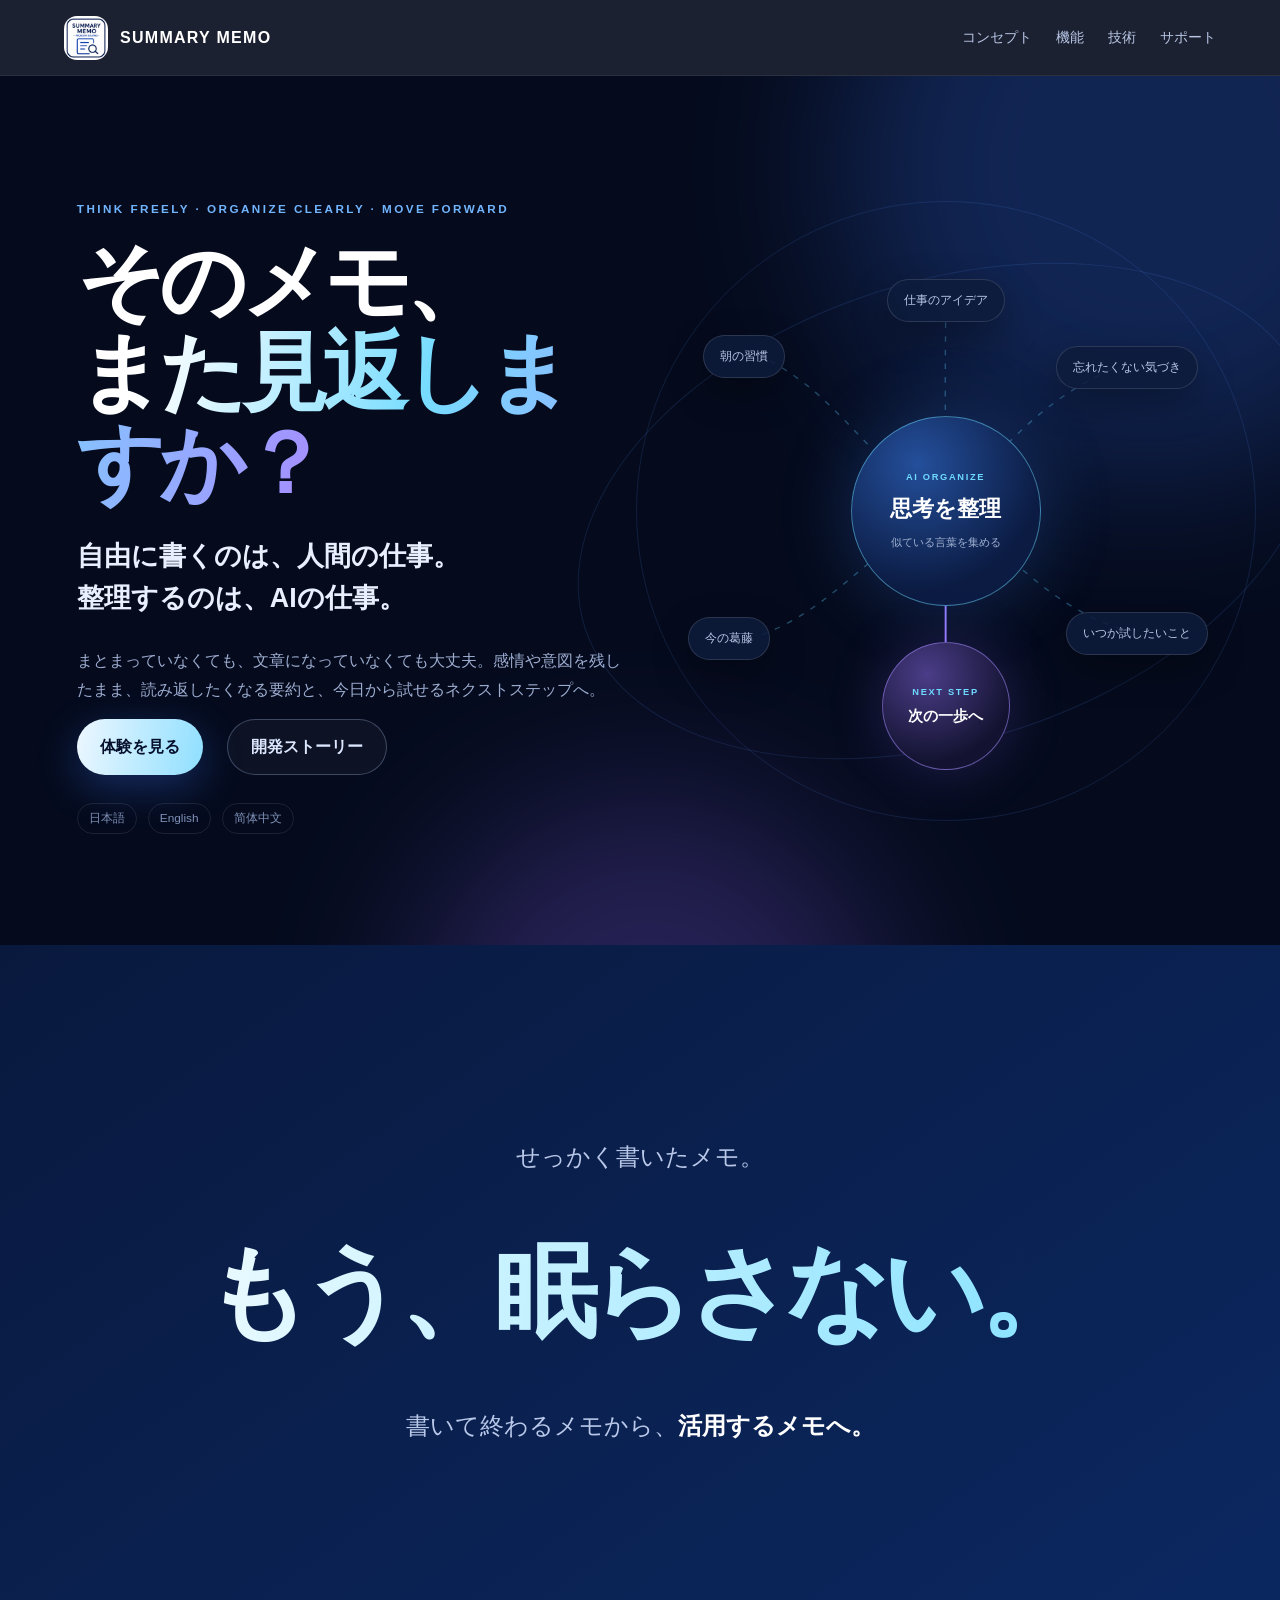
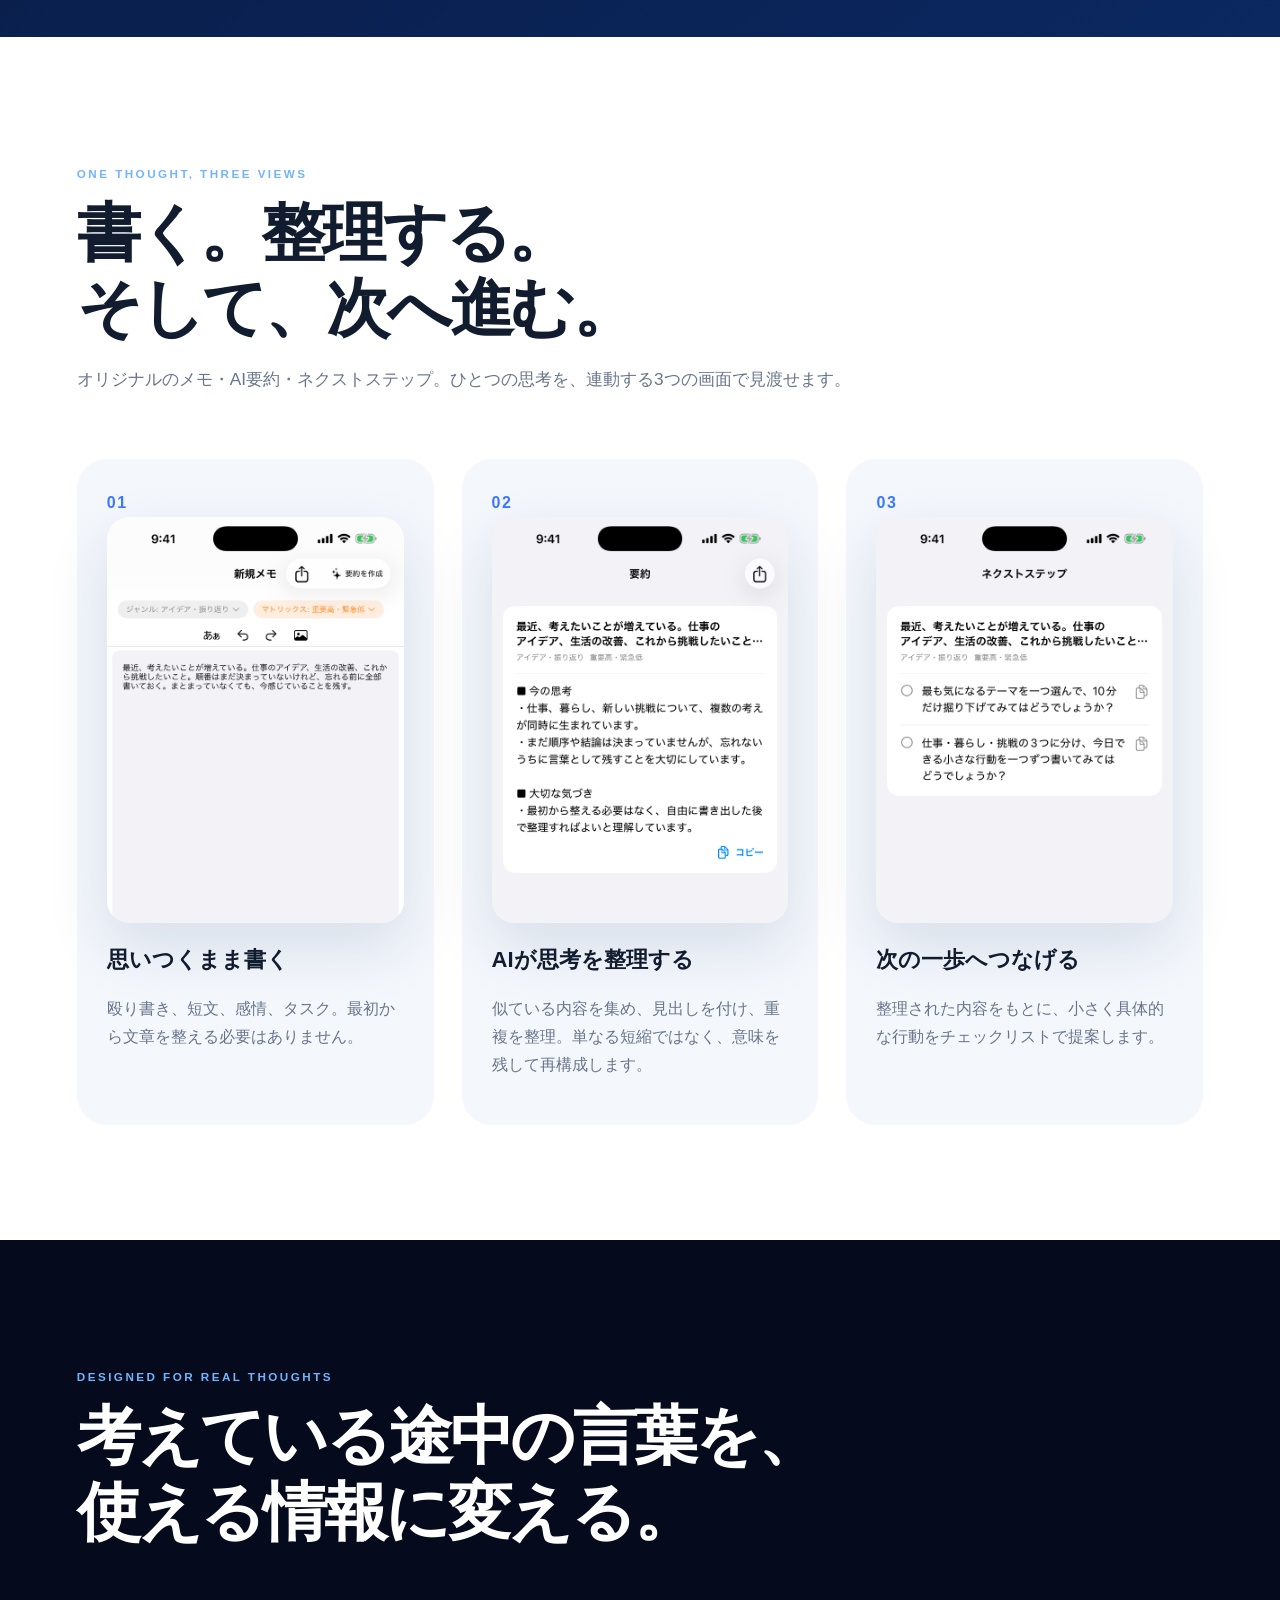
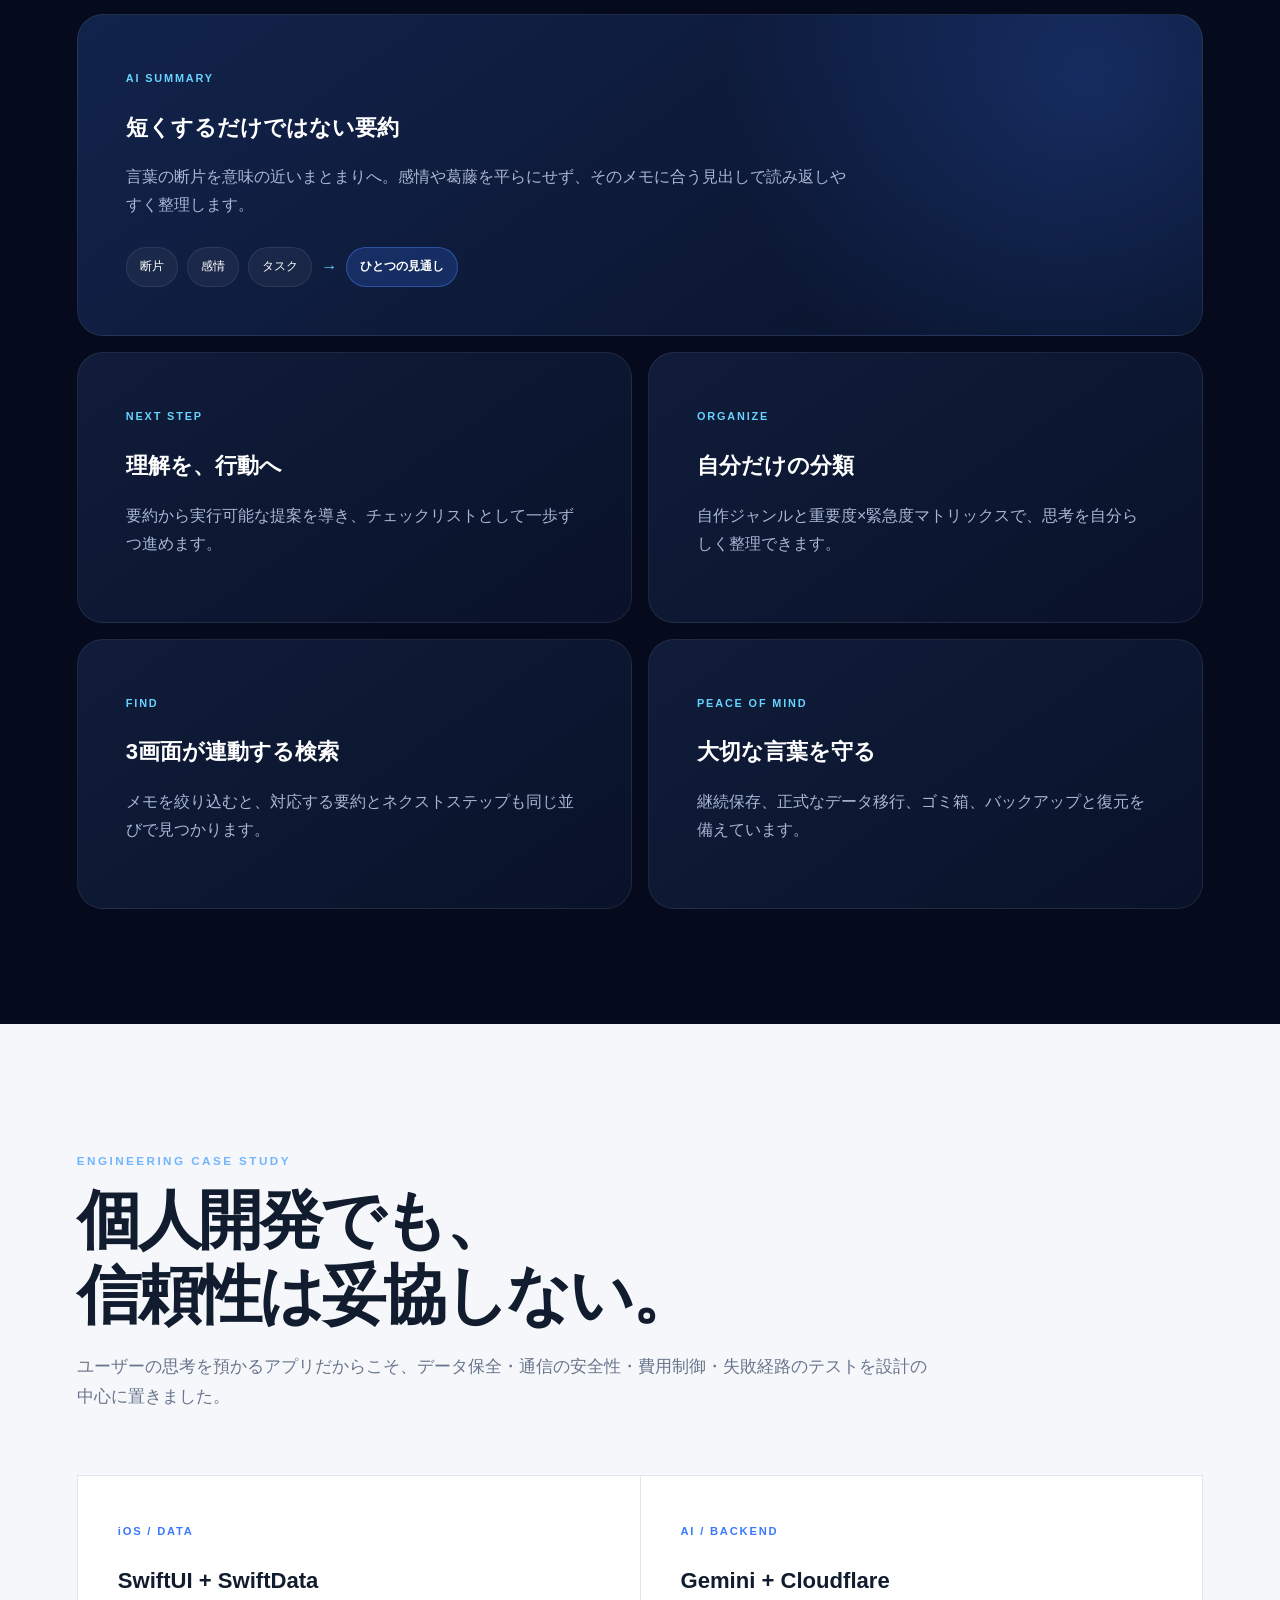
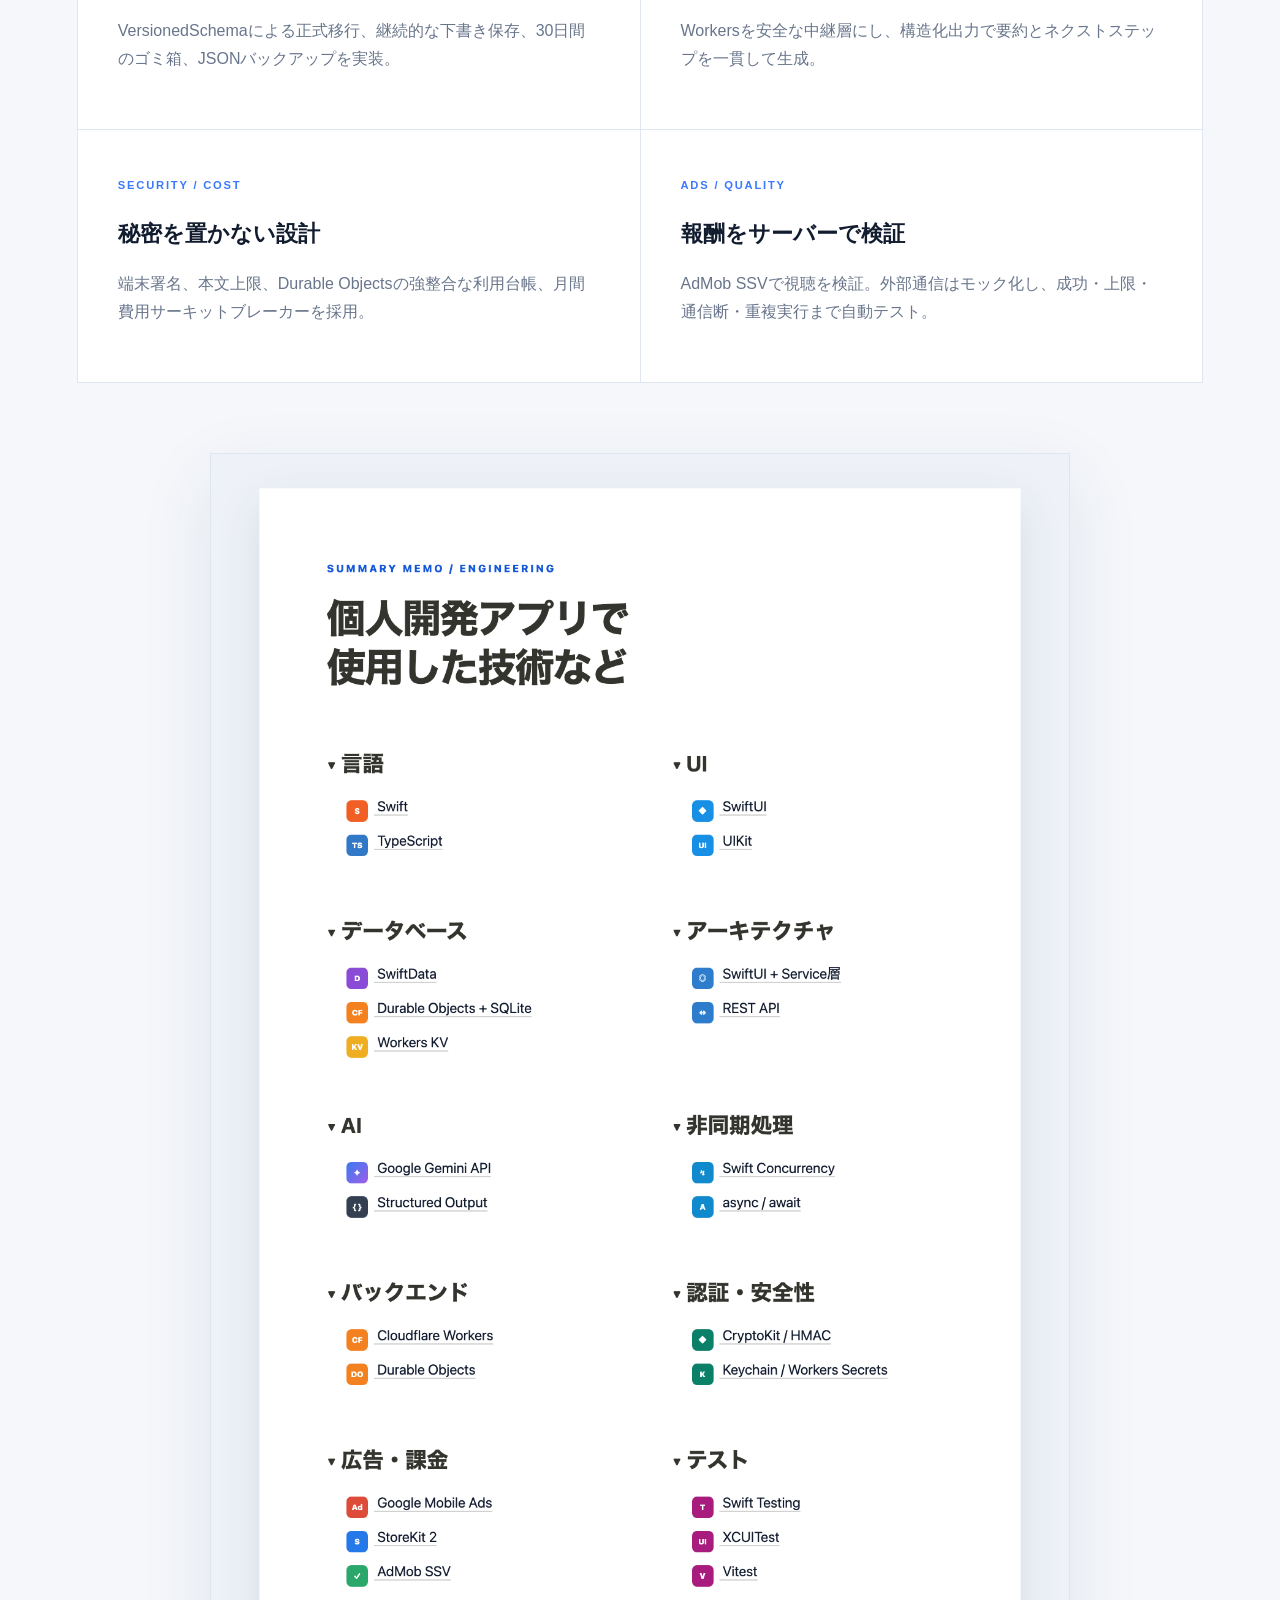
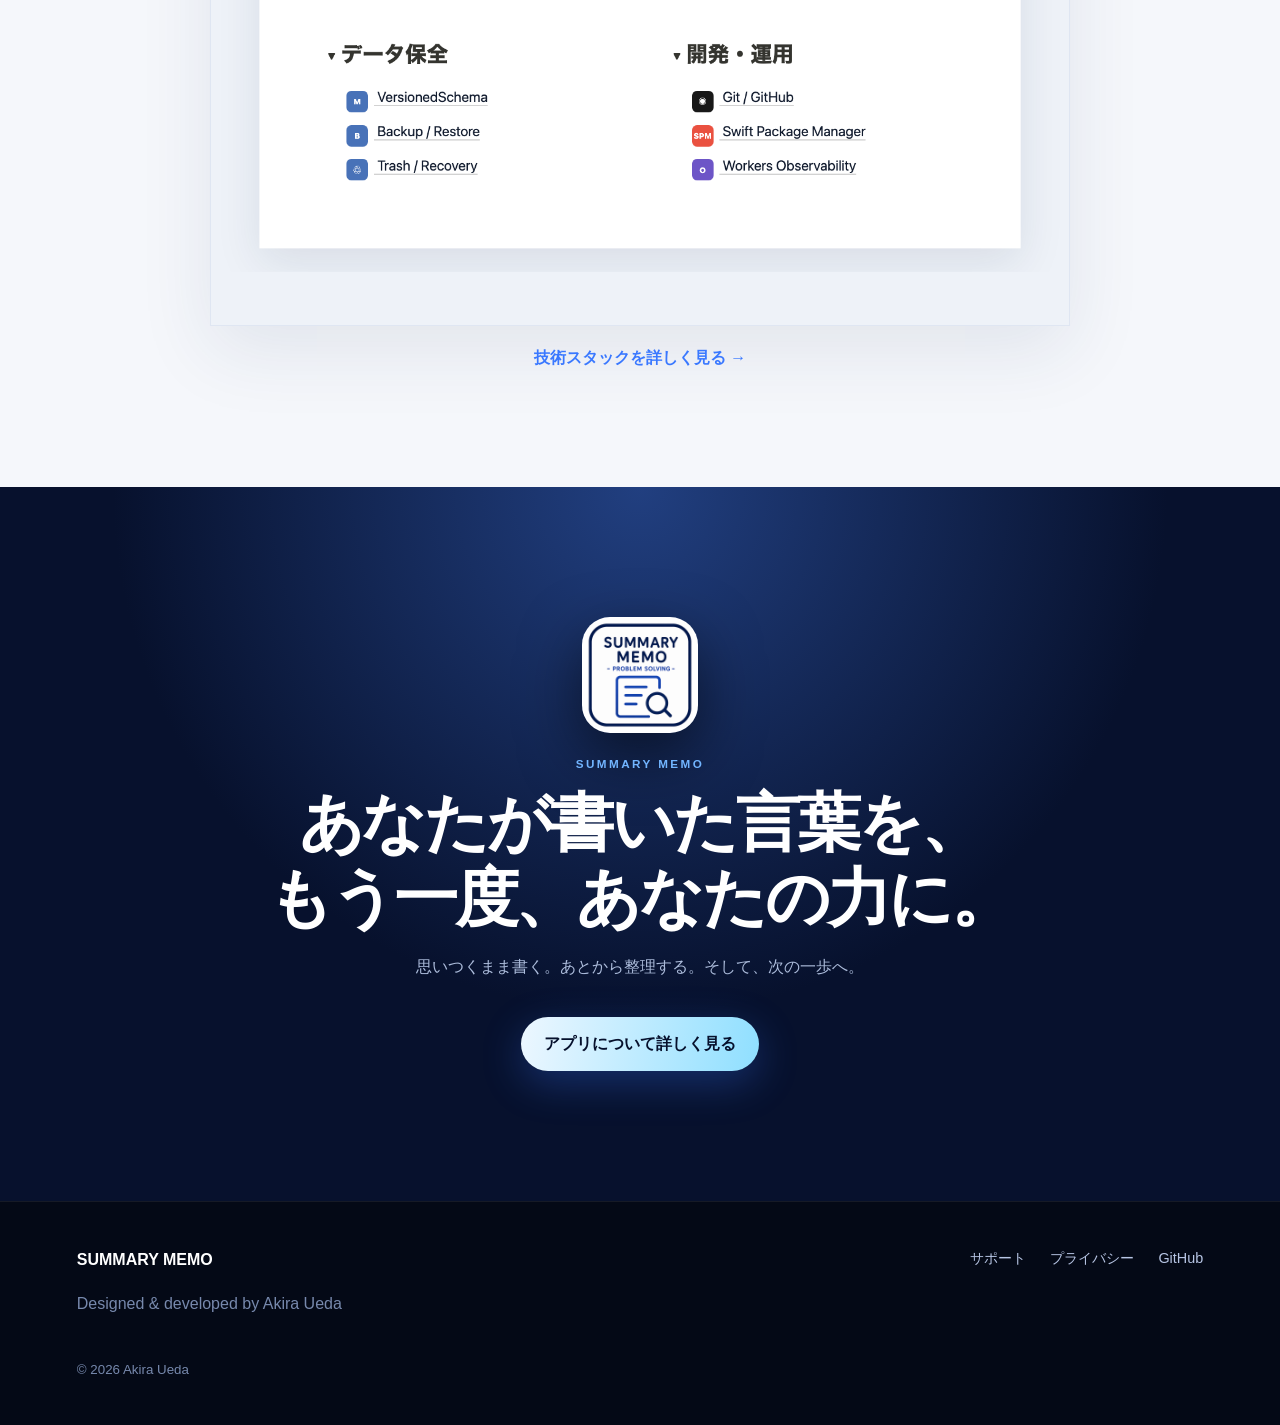
<file: index.html>
<!doctype html>
<html lang="ja">
<head>
  <meta charset="utf-8">
  <meta name="viewport" content="width=device-width,initial-scale=1">
  <meta name="theme-color" content="#050b1d">
  <meta name="description" content="SUMMARY MEMO — 思いつくまま書いたメモをAIが整理し、具体的な次の一歩へ変えるメモアプリ。">
  <meta property="og:title" content="SUMMARY MEMO — 書いて終わるメモから、活用するメモへ。">
  <meta property="og:description" content="自由に書くのは人間の仕事。整理するのは、AIの仕事。">
  <meta property="og:image" content="assets/app-icon.png">
  <title>SUMMARY MEMO — 書いて終わるメモから、活用するメモへ。</title>
  <link rel="stylesheet" href="style.css">
  <link rel="stylesheet" href="thought-map.css">
</head>
<body class="marketing-page">
  <header class="site-header">
    <a class="brand" href="#top"><img src="assets/app-icon.png" alt="" width="44" height="44"><span>SUMMARY MEMO</span></a>
    <nav aria-label="メインナビゲーション"><a href="#concept">コンセプト</a><a href="#features">機能</a><a href="#engineering">技術</a><a href="support.html">サポート</a></nav>
  </header>

  <main id="top">
    <section class="hero">
      <div class="aurora aurora-one"></div><div class="aurora aurora-two"></div>
      <div class="hero-copy">
        <p class="eyebrow">THINK FREELY · ORGANIZE CLEARLY · MOVE FORWARD</p>
        <h1>そのメモ、<br><span>また見返しますか？</span></h1>
        <p class="lead">自由に書くのは、人間の仕事。<br>整理するのは、AIの仕事。</p>
        <p class="hero-description">まとまっていなくても、文章になっていなくても大丈夫。感情や意図を残したまま、読み返したくなる要約と、今日から試せるネクストステップへ。</p>
        <div class="hero-actions"><a class="button primary" href="#experience">体験を見る</a><a class="button ghost" href="#engineering">開発ストーリー</a></div>
        <div class="language-row"><span>日本語</span><span>English</span><span>简体中文</span></div>
      </div>
      <div class="hero-visual" aria-label="散らばった言葉が意味ごとに集まり、次の一歩へつながる抽象図">
        <div class="orbit orbit-one"></div><div class="orbit orbit-two"></div>
        <div class="thought-map">
          <span class="thought t1">朝の習慣</span>
          <span class="thought t2">忘れたくない気づき</span>
          <span class="thought t3">今の葛藤</span>
          <span class="thought t4">いつか試したいこと</span>
          <span class="thought t5">仕事のアイデア</span>
          <svg class="connections" viewBox="0 0 640 640" aria-hidden="true">
            <path d="M102 134 C190 182 221 254 310 312"/><path d="M527 144 C440 183 398 236 330 307"/>
            <path d="M92 474 C180 441 224 370 310 327"/><path d="M538 467 C445 437 401 371 334 329"/>
            <path d="M320 86 C319 171 320 231 320 296"/><path class="forward" d="M320 354 C320 419 320 468 320 526"/>
          </svg>
          <div class="organize-core"><small>AI ORGANIZE</small><strong>思考を整理</strong><span>似ている言葉を集める</span></div>
          <div class="next-node"><small>NEXT STEP</small><strong>次の一歩へ</strong></div>
        </div>
      </div>
    </section>

    <section id="concept" class="manifesto">
      <p>せっかく書いたメモ。</p>
      <h2>もう、眠らさない。</h2>
      <p>書いて終わるメモから、<strong>活用するメモへ。</strong></p>
    </section>

    <section id="experience" class="experience section">
      <div class="section-heading"><p class="eyebrow">ONE THOUGHT, THREE VIEWS</p><h2>書く。整理する。<br>そして、次へ進む。</h2><p>オリジナルのメモ・AI要約・ネクストステップ。ひとつの思考を、連動する3つの画面で見渡せます。</p></div>
      <div class="steps">
        <article><span class="number">01</span><div class="screen-wrap"><img src="assets/screen-editor.png" alt="自由に書けるメモ編集画面" loading="lazy"></div><h3>思いつくまま書く</h3><p>殴り書き、短文、感情、タスク。最初から文章を整える必要はありません。</p></article>
        <article><span class="number">02</span><div class="screen-wrap"><img src="assets/screen-summary.png" alt="意味ごとに整理された要約画面" loading="lazy"></div><h3>AIが思考を整理する</h3><p>似ている内容を集め、見出しを付け、重複を整理。単なる短縮ではなく、意味を残して再構成します。</p></article>
        <article><span class="number">03</span><div class="screen-wrap"><img src="assets/screen-next.png" alt="具体的な行動を示すネクストステップ画面" loading="lazy"></div><h3>次の一歩へつなげる</h3><p>整理された内容をもとに、小さく具体的な行動をチェックリストで提案します。</p></article>
      </div>
    </section>

    <section id="features" class="features section">
      <div class="section-heading"><p class="eyebrow">DESIGNED FOR REAL THOUGHTS</p><h2>考えている途中の言葉を、<br>使える情報に変える。</h2></div>
      <div class="feature-grid">
        <article class="wide"><b>AI SUMMARY</b><h3>短くするだけではない要約</h3><p>言葉の断片を意味の近いまとまりへ。感情や葛藤を平らにせず、そのメモに合う見出しで読み返しやすく整理します。</p><div class="cluster"><span>断片</span><span>感情</span><span>タスク</span><em>→</em><strong>ひとつの見通し</strong></div></article>
        <article><b>NEXT STEP</b><h3>理解を、行動へ</h3><p>要約から実行可能な提案を導き、チェックリストとして一歩ずつ進めます。</p></article>
        <article><b>ORGANIZE</b><h3>自分だけの分類</h3><p>自作ジャンルと重要度×緊急度マトリックスで、思考を自分らしく整理できます。</p></article>
        <article><b>FIND</b><h3>3画面が連動する検索</h3><p>メモを絞り込むと、対応する要約とネクストステップも同じ並びで見つかります。</p></article>
        <article><b>PEACE OF MIND</b><h3>大切な言葉を守る</h3><p>継続保存、正式なデータ移行、ゴミ箱、バックアップと復元を備えています。</p></article>
      </div>
    </section>

    <section id="engineering" class="engineering section">
      <div class="section-heading"><p class="eyebrow">ENGINEERING CASE STUDY</p><h2>個人開発でも、<br>信頼性は妥協しない。</h2><p>ユーザーの思考を預かるアプリだからこそ、データ保全・通信の安全性・費用制御・失敗経路のテストを設計の中心に置きました。</p></div>
      <div class="case-grid">
        <article><span>iOS / DATA</span><h3>SwiftUI + SwiftData</h3><p>VersionedSchemaによる正式移行、継続的な下書き保存、30日間のゴミ箱、JSONバックアップを実装。</p></article>
        <article><span>AI / BACKEND</span><h3>Gemini + Cloudflare</h3><p>Workersを安全な中継層にし、構造化出力で要約とネクストステップを一貫して生成。</p></article>
        <article><span>SECURITY / COST</span><h3>秘密を置かない設計</h3><p>端末署名、本文上限、Durable Objectsの強整合な利用台帳、月間費用サーキットブレーカーを採用。</p></article>
        <article><span>ADS / QUALITY</span><h3>報酬をサーバーで検証</h3><p>AdMob SSVで視聴を検証。外部通信はモック化し、成功・上限・通信断・重複実行まで自動テスト。</p></article>
      </div>
      <a class="stack-card" href="tech-stack.html"><img src="assets/tech-stack.png" alt="SUMMARY MEMOの技術スタック" loading="lazy"><span>技術スタックを詳しく見る →</span></a>
    </section>

    <section class="closing"><img src="assets/app-icon.png" alt="SUMMARY MEMOアイコン" width="116" height="116"><p class="eyebrow">SUMMARY MEMO</p><h2>あなたが書いた言葉を、<br>もう一度、あなたの力に。</h2><p>思いつくまま書く。あとから整理する。そして、次の一歩へ。</p><a class="button primary" href="support.html">アプリについて詳しく見る</a></section>
  </main>

  <footer><div><strong>SUMMARY MEMO</strong><p>Designed &amp; developed by Akira Ueda</p></div><nav><a href="support.html">サポート</a><a href="privacy.html">プライバシー</a><a href="https://github.com/AkiraUeda0523/Organizing-The-Brain-MEMO">GitHub</a></nav><small>© 2026 Akira Ueda</small></footer>
</body>
</html>
</file>
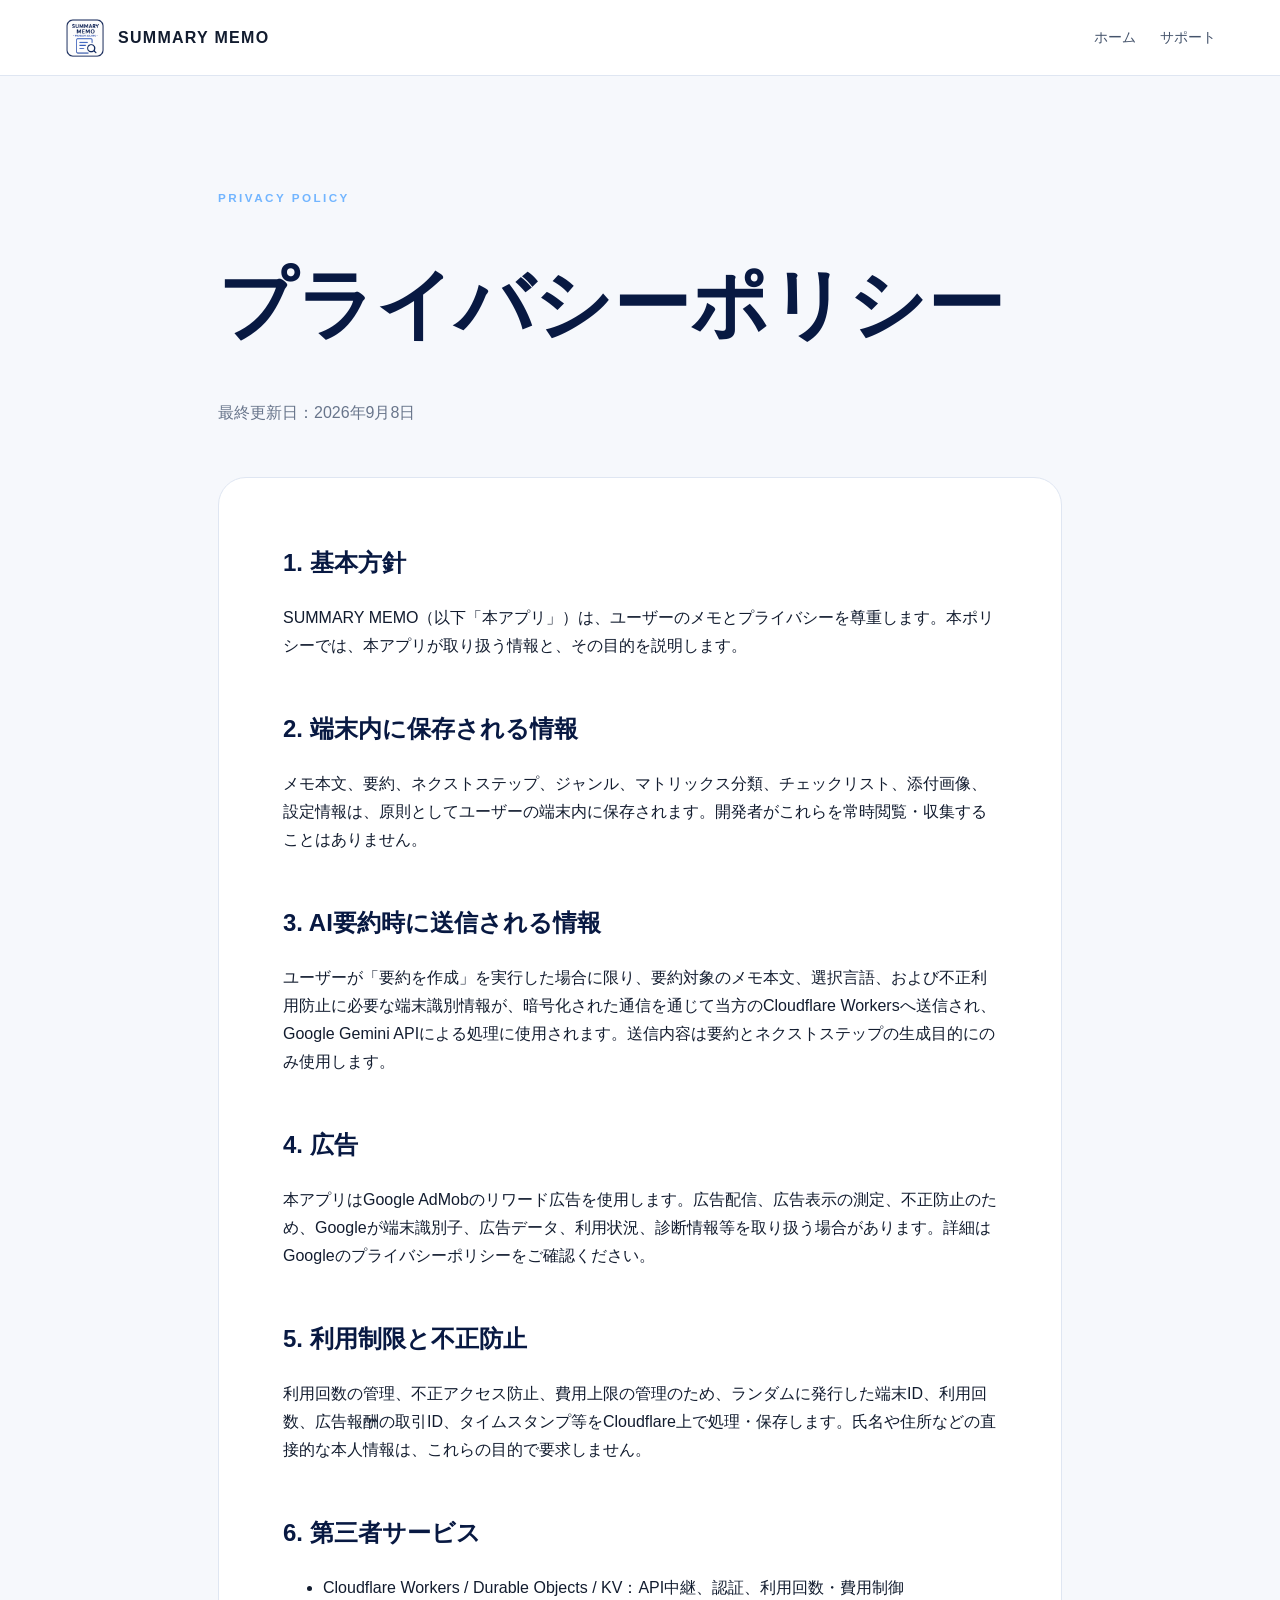
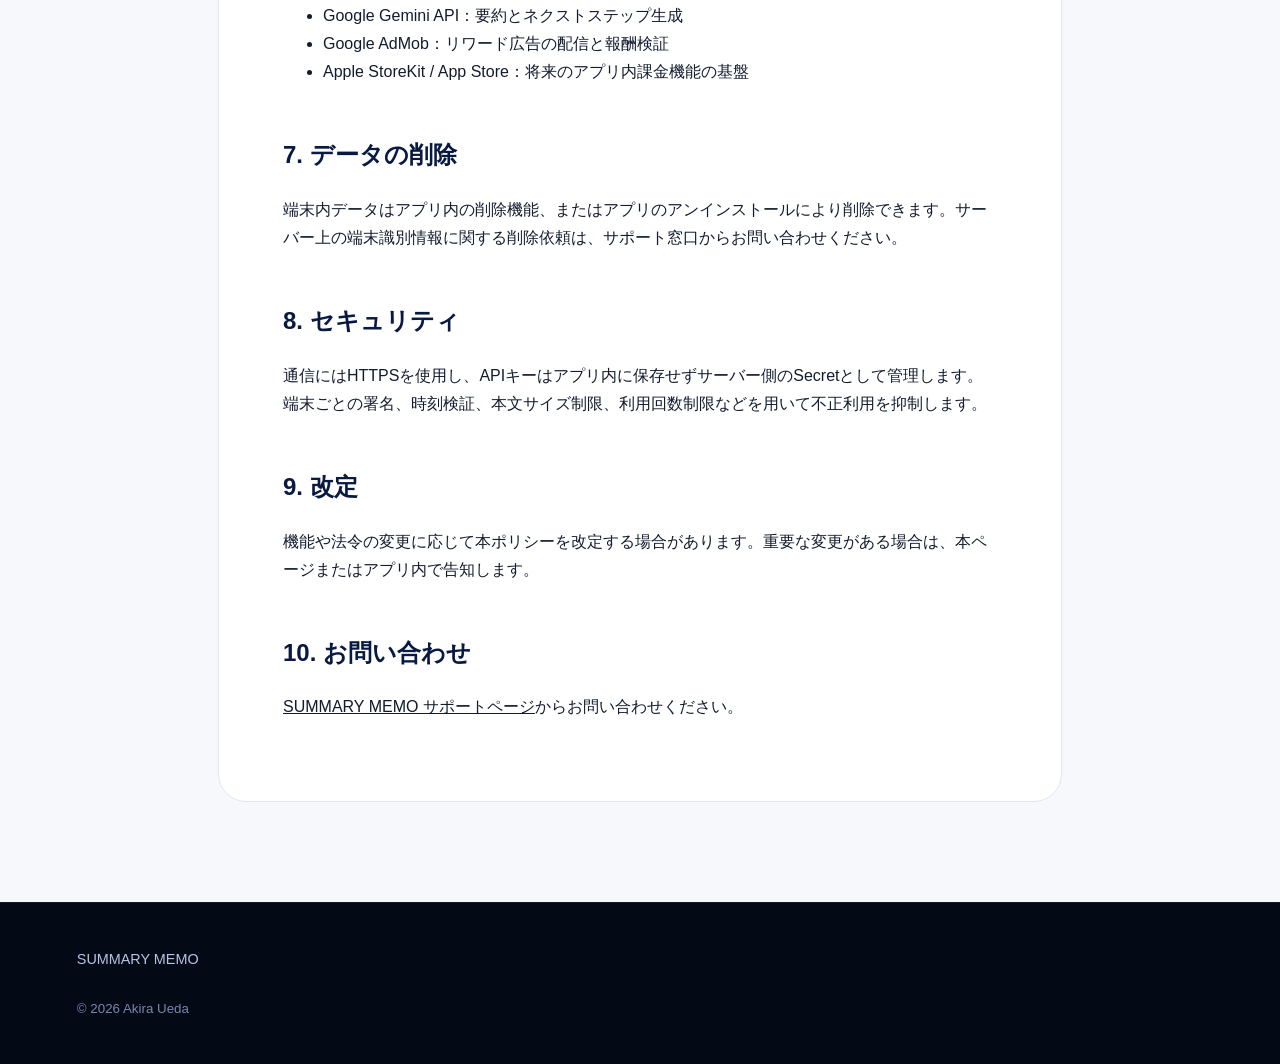
<file: privacy.html>
<!doctype html><html lang="ja"><head><meta charset="utf-8"><meta name="viewport" content="width=device-width,initial-scale=1"><title>プライバシーポリシー｜SUMMARY MEMO</title><link rel="stylesheet" href="style.css"></head><body class="subpage"><header class="site-header"><a class="brand" href="index.html"><img src="assets/app-icon.png" alt="" width="42" height="42"><span>SUMMARY MEMO</span></a><nav><a href="index.html">ホーム</a><a href="support.html">サポート</a></nav></header><main class="legal"><p class="eyebrow">PRIVACY POLICY</p><h1>プライバシーポリシー</h1><p class="updated">最終更新日：2026年9月8日</p><section><h2>1. 基本方針</h2><p>SUMMARY MEMO（以下「本アプリ」）は、ユーザーのメモとプライバシーを尊重します。本ポリシーでは、本アプリが取り扱う情報と、その目的を説明します。</p><h2>2. 端末内に保存される情報</h2><p>メモ本文、要約、ネクストステップ、ジャンル、マトリックス分類、チェックリスト、添付画像、設定情報は、原則としてユーザーの端末内に保存されます。開発者がこれらを常時閲覧・収集することはありません。</p><h2>3. AI要約時に送信される情報</h2><p>ユーザーが「要約を作成」を実行した場合に限り、要約対象のメモ本文、選択言語、および不正利用防止に必要な端末識別情報が、暗号化された通信を通じて当方のCloudflare Workersへ送信され、Google Gemini APIによる処理に使用されます。送信内容は要約とネクストステップの生成目的にのみ使用します。</p><h2>4. 広告</h2><p>本アプリはGoogle AdMobのリワード広告を使用します。広告配信、広告表示の測定、不正防止のため、Googleが端末識別子、広告データ、利用状況、診断情報等を取り扱う場合があります。詳細はGoogleのプライバシーポリシーをご確認ください。</p><h2>5. 利用制限と不正防止</h2><p>利用回数の管理、不正アクセス防止、費用上限の管理のため、ランダムに発行した端末ID、利用回数、広告報酬の取引ID、タイムスタンプ等をCloudflare上で処理・保存します。氏名や住所などの直接的な本人情報は、これらの目的で要求しません。</p><h2>6. 第三者サービス</h2><ul><li>Cloudflare Workers / Durable Objects / KV：API中継、認証、利用回数・費用制御</li><li>Google Gemini API：要約とネクストステップ生成</li><li>Google AdMob：リワード広告の配信と報酬検証</li><li>Apple StoreKit / App Store：将来のアプリ内課金機能の基盤</li></ul><h2>7. データの削除</h2><p>端末内データはアプリ内の削除機能、またはアプリのアンインストールにより削除できます。サーバー上の端末識別情報に関する削除依頼は、サポート窓口からお問い合わせください。</p><h2>8. セキュリティ</h2><p>通信にはHTTPSを使用し、APIキーはアプリ内に保存せずサーバー側のSecretとして管理します。端末ごとの署名、時刻検証、本文サイズ制限、利用回数制限などを用いて不正利用を抑制します。</p><h2>9. 改定</h2><p>機能や法令の変更に応じて本ポリシーを改定する場合があります。重要な変更がある場合は、本ページまたはアプリ内で告知します。</p><h2>10. お問い合わせ</h2><p><a href="support.html">SUMMARY MEMO サポートページ</a>からお問い合わせください。</p></section></main><footer><a href="index.html">SUMMARY MEMO</a><small>© 2026 Akira Ueda</small></footer></body></html>
</file>
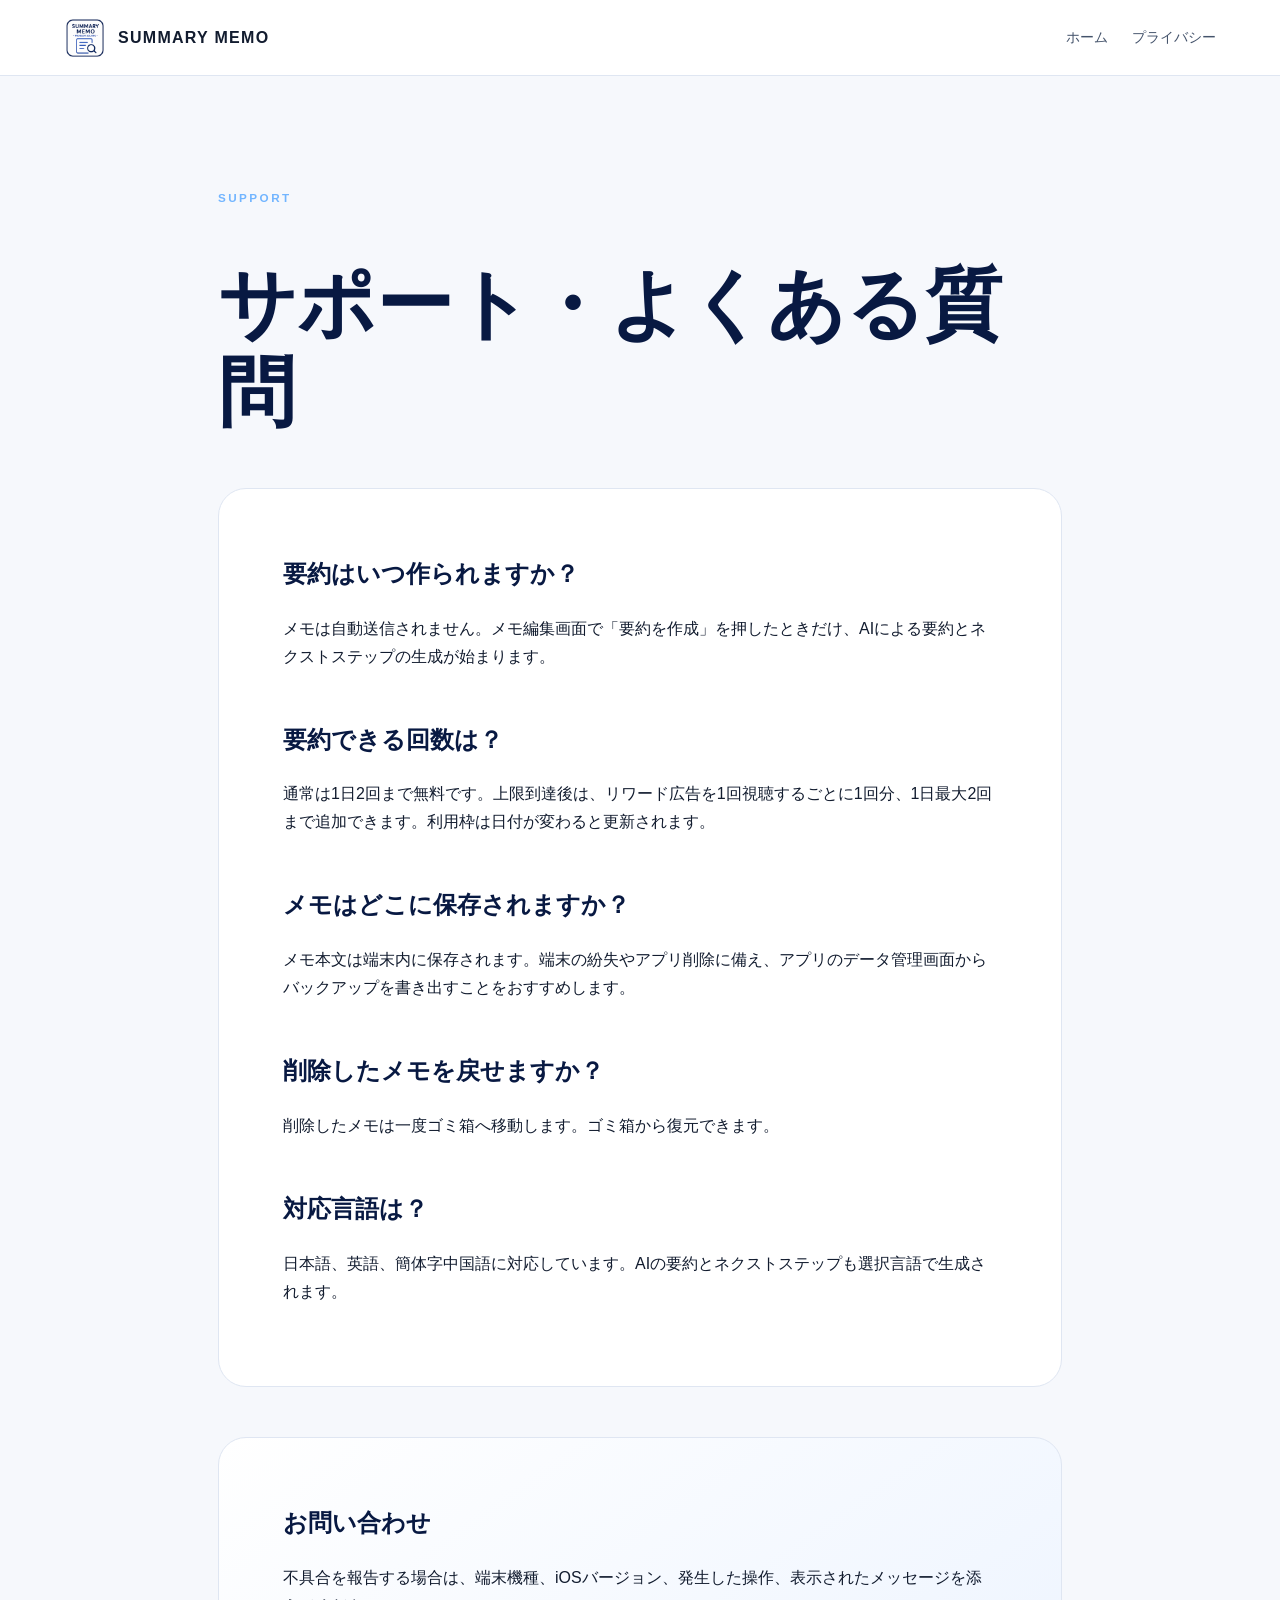
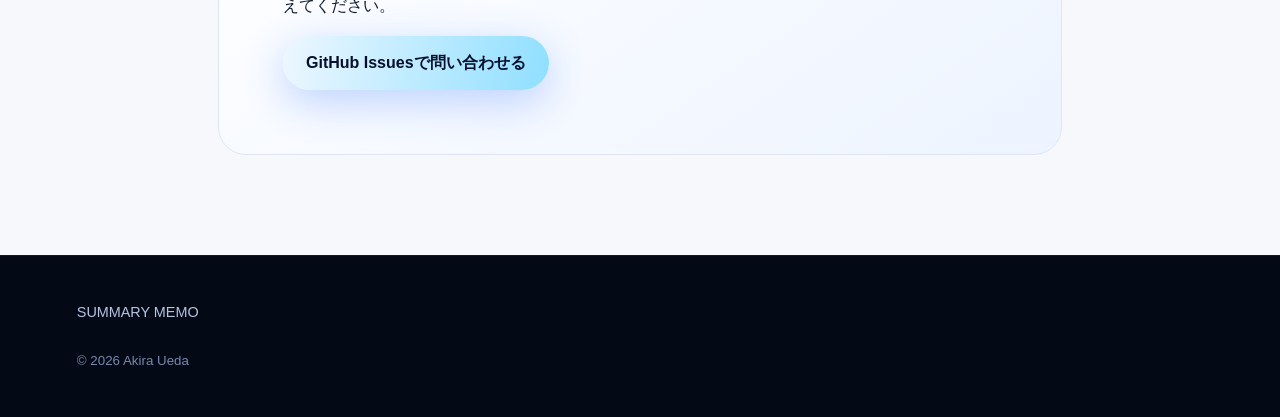
<file: support.html>
<!doctype html><html lang="ja"><head><meta charset="utf-8"><meta name="viewport" content="width=device-width,initial-scale=1"><title>サポート｜SUMMARY MEMO</title><link rel="stylesheet" href="style.css"></head><body class="subpage"><header class="site-header"><a class="brand" href="index.html"><img src="assets/app-icon.png" alt="" width="42" height="42"><span>SUMMARY MEMO</span></a><nav><a href="index.html">ホーム</a><a href="privacy.html">プライバシー</a></nav></header><main class="legal"><p class="eyebrow">SUPPORT</p><h1>サポート・よくある質問</h1><section><h2>要約はいつ作られますか？</h2><p>メモは自動送信されません。メモ編集画面で「要約を作成」を押したときだけ、AIによる要約とネクストステップの生成が始まります。</p><h2>要約できる回数は？</h2><p>通常は1日2回まで無料です。上限到達後は、リワード広告を1回視聴するごとに1回分、1日最大2回まで追加できます。利用枠は日付が変わると更新されます。</p><h2>メモはどこに保存されますか？</h2><p>メモ本文は端末内に保存されます。端末の紛失やアプリ削除に備え、アプリのデータ管理画面からバックアップを書き出すことをおすすめします。</p><h2>削除したメモを戻せますか？</h2><p>削除したメモは一度ゴミ箱へ移動します。ゴミ箱から復元できます。</p><h2>対応言語は？</h2><p>日本語、英語、簡体字中国語に対応しています。AIの要約とネクストステップも選択言語で生成されます。</p></section><section class="contact"><h2>お問い合わせ</h2><p>不具合を報告する場合は、端末機種、iOSバージョン、発生した操作、表示されたメッセージを添えてください。</p><a class="button primary" href="https://github.com/AkiraUeda0523/Organizing-The-Brain-MEMO/issues">GitHub Issuesで問い合わせる</a></section></main><footer><a href="index.html">SUMMARY MEMO</a><small>© 2026 Akira Ueda</small></footer></body></html>
</file>
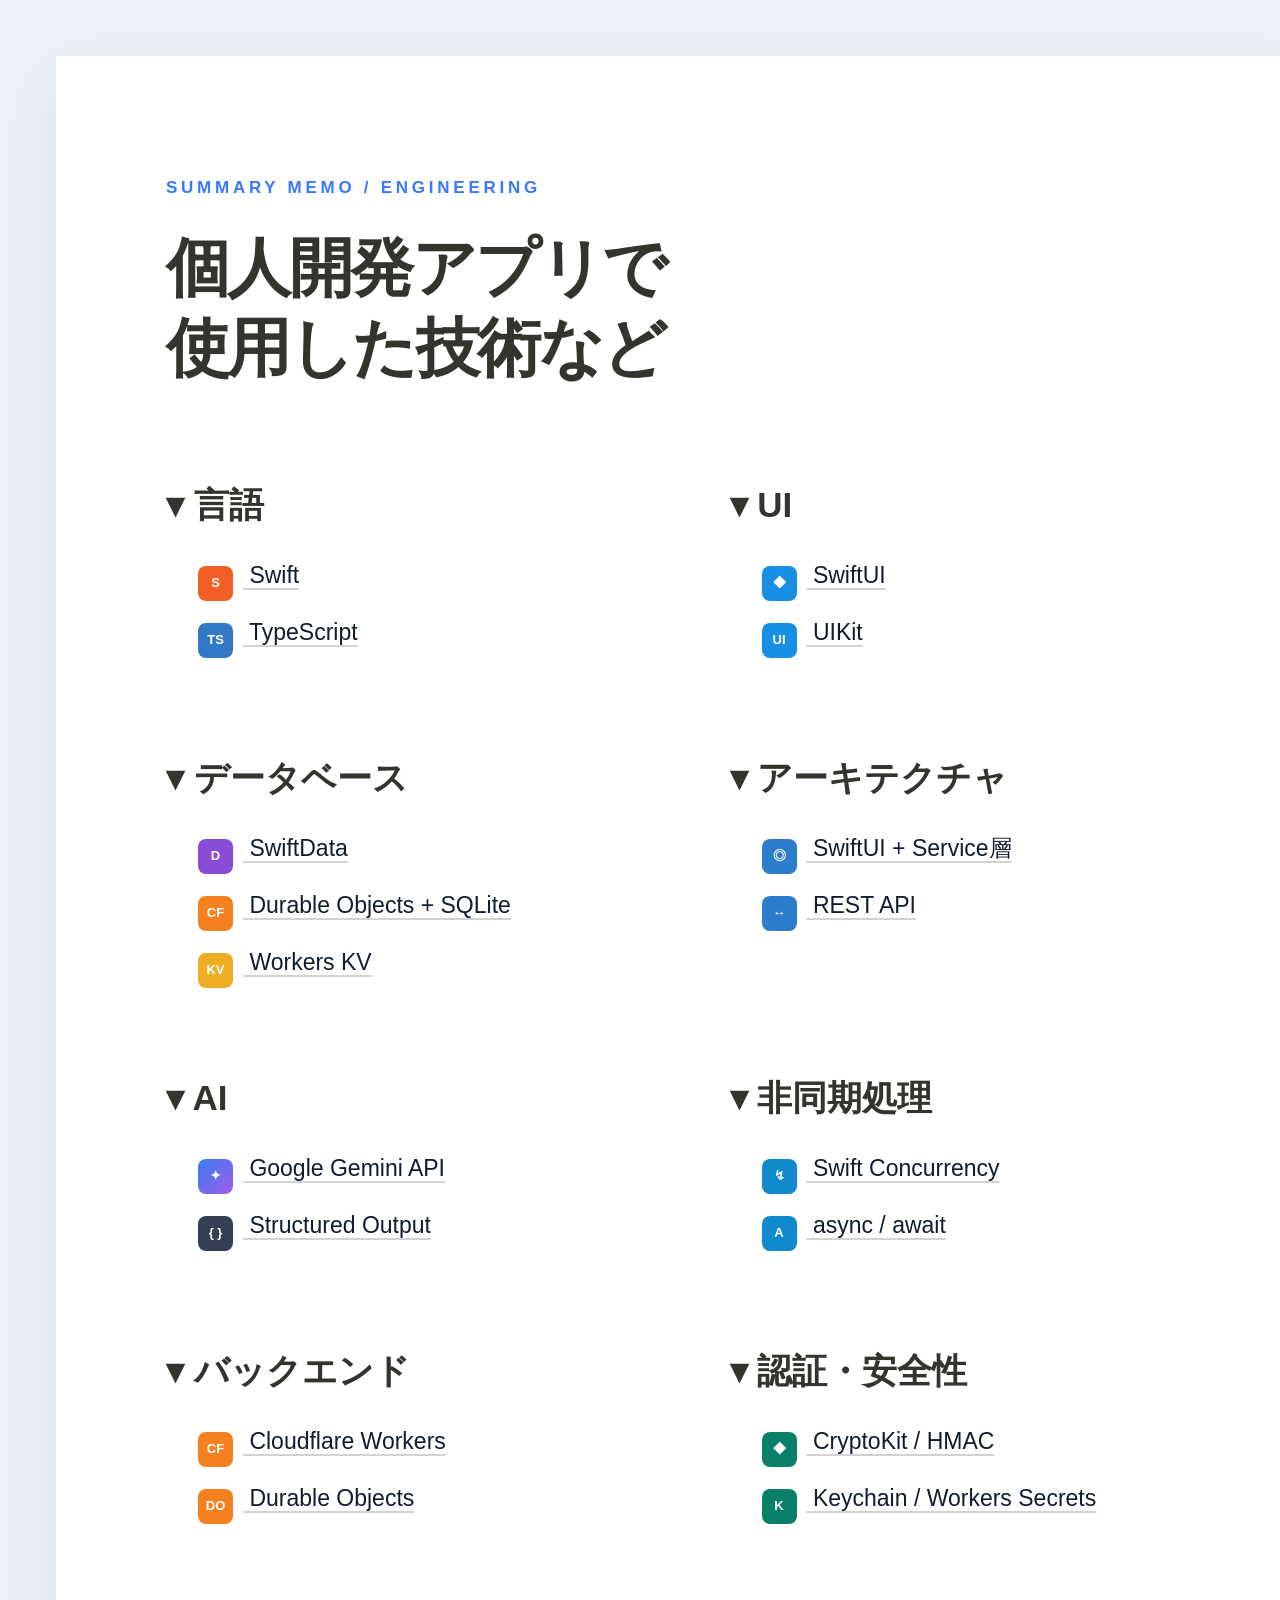
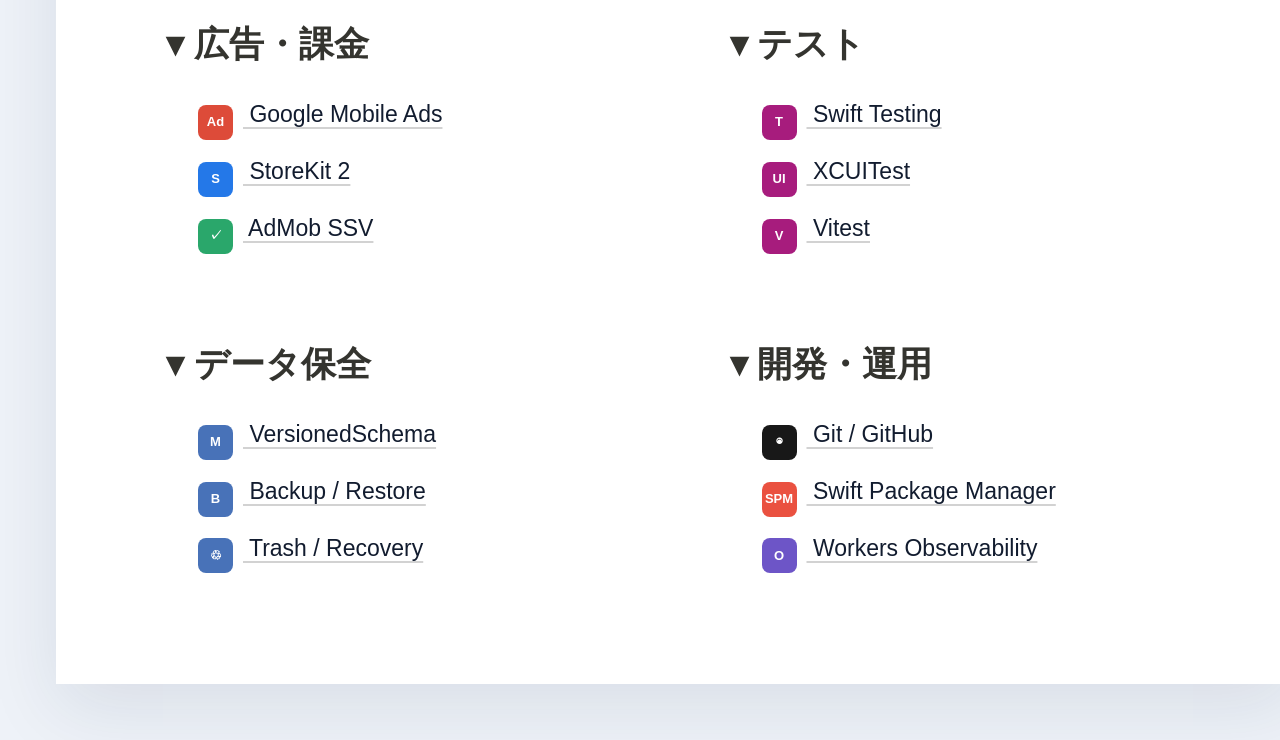
<file: tech-stack.html>
<!doctype html><html lang="ja"><head><meta charset="utf-8"><meta name="viewport" content="width=device-width,initial-scale=1"><title>技術スタック｜SUMMARY MEMO</title><link rel="stylesheet" href="style.css"></head><body class="stack-page"><main class="stack-sheet"><p class="stack-label">SUMMARY MEMO / ENGINEERING</p><h1>個人開発アプリで<br>使用した技術など</h1><div class="stack-columns">
<section><h2>▾ 言語</h2><p><i class="swift">S</i> Swift</p><p><i class="ts">TS</i> TypeScript</p></section>
<section><h2>▾ UI</h2><p><i class="apple">◆</i> SwiftUI</p><p><i class="ui">UI</i> UIKit</p></section>
<section><h2>▾ データベース</h2><p><i class="data">D</i> SwiftData</p><p><i class="cf">CF</i> Durable Objects + SQLite</p><p><i class="kv">KV</i> Workers KV</p></section>
<section><h2>▾ アーキテクチャ</h2><p><i class="arch">◎</i> SwiftUI + Service層</p><p><i class="arch">↔</i> REST API</p></section>
<section><h2>▾ AI</h2><p><i class="gemini">✦</i> Google Gemini API</p><p><i class="json">{ }</i> Structured Output</p></section>
<section><h2>▾ 非同期処理</h2><p><i class="async">↯</i> Swift Concurrency</p><p><i class="async">A</i> async / await</p></section>
<section><h2>▾ バックエンド</h2><p><i class="cf">CF</i> Cloudflare Workers</p><p><i class="do">DO</i> Durable Objects</p></section>
<section><h2>▾ 認証・安全性</h2><p><i class="lock">◆</i> CryptoKit / HMAC</p><p><i class="key">K</i> Keychain / Workers Secrets</p></section>
<section><h2>▾ 広告・課金</h2><p><i class="ad">Ad</i> Google Mobile Ads</p><p><i class="store">S</i> StoreKit 2</p><p><i class="ssv">✓</i> AdMob SSV</p></section>
<section><h2>▾ テスト</h2><p><i class="test">T</i> Swift Testing</p><p><i class="test">UI</i> XCUITest</p><p><i class="vitest">V</i> Vitest</p></section>
<section><h2>▾ データ保全</h2><p><i class="safe">M</i> VersionedSchema</p><p><i class="safe">B</i> Backup / Restore</p><p><i class="safe">♲</i> Trash / Recovery</p></section>
<section><h2>▾ 開発・運用</h2><p><i class="git">◉</i> Git / GitHub</p><p><i class="spm">SPM</i> Swift Package Manager</p><p><i class="obs">O</i> Workers Observability</p></section>
</div></main></body></html>
</file>
<file: style.css>
:root{--night:#050b1d;--navy:#081942;--blue:#3978ff;--cyan:#58d6ff;--violet:#8b66ff;--ink:#121c2f;--muted:#68758b;--line:#dfe6f2;--soft:#f4f7fc}*{box-sizing:border-box}html{scroll-behavior:smooth}body{margin:0;color:var(--ink);font-family:-apple-system,BlinkMacSystemFont,"Hiragino Sans","Yu Gothic","Segoe UI",sans-serif;background:#fff;line-height:1.75}a{color:inherit}.site-header{height:76px;padding:0 clamp(22px,5vw,72px);display:flex;align-items:center;justify-content:space-between;position:sticky;top:0;background:#050b1de8;color:#fff;backdrop-filter:blur(18px);z-index:20;border-bottom:1px solid #ffffff12}.brand{display:flex;align-items:center;gap:12px;text-decoration:none;font-weight:800;letter-spacing:.08em}.brand img{border-radius:13px}.site-header nav,.hero-actions,footer nav{display:flex;gap:24px}.site-header nav a,footer a{text-decoration:none;font-size:.9rem;color:#b7c5e4}.site-header nav a:hover{color:#fff}.hero{position:relative;min-height:calc(100vh - 76px);display:grid;grid-template-columns:1.03fr .97fr;align-items:center;gap:5vw;padding:7vw max(6vw,32px);overflow:hidden;background:var(--night);color:#fff}.aurora{position:absolute;border-radius:50%;filter:blur(80px);opacity:.24;pointer-events:none}.aurora-one{width:620px;height:620px;background:var(--blue);right:-180px;top:-220px}.aurora-two{width:480px;height:480px;background:var(--violet);left:32%;bottom:-330px}.hero-copy,.hero-visual{position:relative;z-index:1}.eyebrow{font-size:.73rem;font-weight:850;letter-spacing:.21em;color:#72b5ff}.hero h1{font-size:clamp(3.25rem,6.7vw,7rem);line-height:1.06;letter-spacing:-.065em;margin:.2em 0}.hero h1 span{background:linear-gradient(105deg,#fff 10%,#77dcff 48%,#a78bff);-webkit-background-clip:text;background-clip:text;color:transparent}.lead{font-size:clamp(1.25rem,2.1vw,1.75rem);font-weight:750;line-height:1.55;color:#e8efff}.hero-description{max-width:690px;color:#9dadd0;font-size:1.02rem}.button{display:inline-flex;align-items:center;justify-content:center;padding:13px 23px;border:1px solid #9cb1db55;border-radius:999px;text-decoration:none;font-weight:750;transition:.2s}.button:hover{transform:translateY(-2px)}.button.primary{background:linear-gradient(100deg,#edf7ff,#8fdfff);color:#06102c;border:0;box-shadow:0 12px 40px #3978ff4d}.button.ghost{color:#dce7ff;background:#ffffff09}.language-row{display:flex;gap:11px;margin-top:28px;color:#7f91b8;font-size:.74rem}.language-row span{border:1px solid #ffffff18;border-radius:999px;padding:4px 11px}.hero-visual{min-height:690px;display:grid;place-items:center}.flow-card{position:relative;width:min(480px,88%);padding:26px;border:1px solid #ffffff25;border-radius:34px;background:linear-gradient(150deg,#16254fe8,#08122fe8);box-shadow:0 55px 120px #0009,0 0 80px #3978ff22;backdrop-filter:blur(20px)}.flow-brand{display:flex;align-items:center;gap:10px;margin-bottom:24px;font-size:.73rem;font-weight:800;letter-spacing:.13em;color:#c9d7f5}.flow-brand img{width:36px;height:36px;border-radius:10px}.flow-stage{padding:18px 19px;border:1px solid #ffffff13;border-radius:18px;background:#ffffff08}.flow-stage small{display:block;color:#6faeff;font-size:.62rem;letter-spacing:.17em;font-weight:800}.flow-stage strong{display:block;margin:5px 0 10px;font-size:1rem}.flow-stage i{display:block;width:100%;height:5px;margin-top:8px;border-radius:10px;background:#ffffff1d}.flow-stage i.short{width:58%}.flow-stage.active{border-color:#5ed7ff55;background:linear-gradient(120deg,#3978ff20,#58d6ff12)}.flow-stage.next{border-color:#8b66ff55}.flow-arrow{text-align:center;color:#7795ce;padding:4px}.chips{display:flex;gap:7px}.chips b{font-size:.68rem;padding:4px 9px;border-radius:999px;background:#55cfff18;color:#a8eaff}.fragment{position:absolute;z-index:2;padding:9px 16px;border:1px solid #ffffff20;background:#101d3ed9;border-radius:999px;color:#afbee0;font-size:.75rem;box-shadow:0 15px 40px #0005}.f1{left:-3%;top:16%}.f2{right:-2%;top:31%}.f3{left:-7%;bottom:27%}.f4{right:-8%;bottom:13%}.orbit{position:absolute;border:1px solid #5597ff24;border-radius:50%}.orbit-one{width:620px;height:620px}.orbit-two{width:760px;height:460px;transform:rotate(-18deg)}.manifesto{text-align:center;padding:13vw 24px;background:linear-gradient(145deg,#09193e,#0b2861);color:#fff}.manifesto h2{font-size:clamp(3.2rem,8vw,7.5rem);margin:.03em 0;letter-spacing:-.065em;background:linear-gradient(100deg,#fff,#73ddff);-webkit-background-clip:text;background-clip:text;color:transparent}.manifesto p{font-size:clamp(1rem,2vw,1.5rem);color:#b9c8e9}.manifesto strong{color:#fff}.section{padding:115px max(6vw,28px)}.section-heading{max-width:850px;margin-bottom:64px}.section-heading h2,.closing h2{font-size:clamp(2.5rem,5vw,5rem);line-height:1.18;letter-spacing:-.05em;margin:.15em 0}.section-heading>p:last-child{color:var(--muted);font-size:1.08rem}.steps{display:grid;grid-template-columns:repeat(3,1fr);gap:28px}.steps article{position:relative;background:var(--soft);padding:30px;border-radius:30px}.screen-wrap{aspect-ratio:.73;overflow:hidden;border-radius:22px;background:#e9eef8;box-shadow:0 24px 60px #19356420}.steps img{width:100%;height:100%;object-fit:cover;object-position:top}.number{font-weight:850;color:var(--blue);letter-spacing:.1em}.steps h3,.feature-grid h3,.case-grid h3{font-size:1.38rem;margin:.8em 0 .25em}.steps p,.feature-grid p,.case-grid p{color:var(--muted)}.features{background:var(--night);color:#fff}.features .section-heading>p:last-child{color:#9aabd0}.feature-grid{display:grid;grid-template-columns:repeat(2,1fr);gap:16px}.feature-grid article{padding:clamp(28px,4vw,48px);border:1px solid #ffffff14;border-radius:26px;background:linear-gradient(145deg,#101c3a,#091229)}.feature-grid article.wide{grid-column:1/-1;background:radial-gradient(circle at 90% 20%,#3978ff38,transparent 35%),linear-gradient(145deg,#12234b,#091229)}.feature-grid b{font-size:.68rem;letter-spacing:.17em;color:#66d4ff}.feature-grid p{color:#a9b7d4;max-width:720px}.cluster{display:flex;align-items:center;gap:9px;flex-wrap:wrap;margin-top:28px}.cluster span,.cluster strong{font-size:.78rem;padding:8px 13px;border-radius:999px;background:#ffffff0c;border:1px solid #ffffff14}.cluster em{color:#62d6ff}.cluster strong{background:#3978ff33;border-color:#4e8bff66}.engineering{background:#f5f7fb}.case-grid{display:grid;grid-template-columns:repeat(2,1fr);gap:1px;background:var(--line);border:1px solid var(--line)}.case-grid article{background:#fff;padding:40px}.case-grid span{font-size:.7rem;letter-spacing:.16em;color:var(--blue);font-weight:850}.stack-card{display:block;max-width:860px;margin:70px auto 0;text-decoration:none;text-align:center}.stack-card img{display:block;width:100%;border:1px solid var(--line);box-shadow:0 24px 70px #20355b18}.stack-card span{display:inline-block;margin-top:18px;color:var(--blue);font-weight:750}.closing{text-align:center;padding:130px 24px;background:radial-gradient(circle at 50% 0,#213f80,#07112d 55%);color:#fff}.closing img{border-radius:28px;box-shadow:0 22px 60px #0008}.closing>p:not(.eyebrow){color:#acbcdb}.closing .button{margin-top:20px}footer{padding:44px max(6vw,28px);display:grid;grid-template-columns:1fr auto;gap:24px;background:#040916;color:#fff;border-top:1px solid #ffffff12}footer p,footer small{color:#7789ad}footer small{grid-column:1/-1}.subpage{background:#f6f8fc}.subpage .site-header{background:#fff;color:var(--ink);border-color:var(--line)}.subpage .site-header nav a{color:#44536b}.legal{max-width:900px;margin:0 auto;padding:100px 28px}.legal>h1{font-size:clamp(2.7rem,6vw,5rem);line-height:1.15;color:var(--navy)}.legal section{margin-top:50px;background:#fff;padding:clamp(28px,6vw,64px);border-radius:28px;border:1px solid var(--line)}.legal h2{margin-top:2em;color:var(--navy)}.legal h2:first-child{margin-top:0}.updated{color:var(--muted)}.contact{background:linear-gradient(145deg,#fff,#edf4ff)!important}.stack-page{background:#eef2f8;padding:56px}.stack-sheet{width:1242px;min-height:2208px;margin:auto;padding:100px 110px;background:#fff;box-shadow:0 24px 70px #182c4b19}.stack-label{letter-spacing:.22em;color:var(--blue);font-size:17px;font-weight:800}.stack-sheet>h1{font-size:64px;line-height:1.25;letter-spacing:-.04em;margin:25px 0 86px;color:#34342f}.stack-columns{display:grid;grid-template-columns:1fr 1fr;gap:68px 105px}.stack-columns section{min-height:205px}.stack-columns h2{font-size:35px;margin:0 0 20px;color:#34342f}.stack-columns p{font-size:23px;margin:11px 0 11px 32px;text-decoration:underline;text-decoration-color:#d2d2d2;text-underline-offset:5px}.stack-columns i{display:inline-flex;width:35px;height:35px;margin-right:10px;align-items:center;justify-content:center;border-radius:8px;color:#fff;font-style:normal;font-size:13px;font-weight:800;vertical-align:-4px}.swift{background:#f25f24}.ts{background:#3178c6}.apple,.ui{background:#178fe5}.data{background:#8a4bd6}.cf,.do{background:#f48120}.kv{background:#efad22}.arch{background:#2e7dcc}.gemini{background:linear-gradient(135deg,#3a7bf1,#9f5fe9)}.json{background:#344052}.async{background:#1189cd}.lock,.key{background:#0b8069}.ad{background:#dd4b39}.store{background:#2478e8}.ssv{background:#2aa76b}.test,.vitest{background:#a71c7d}.safe{background:#4872b8}.git{background:#181818}.spm{background:#ea5140}.obs{background:#6d55c7}@media(max-width:900px){.site-header nav{display:none}.hero{grid-template-columns:1fr;padding-top:80px}.hero-visual{min-height:600px;margin-top:20px}.steps{grid-template-columns:1fr}.steps article{display:grid;grid-template-columns:110px 1fr;column-gap:22px}.steps .screen-wrap{grid-row:1/4;max-height:260px}.steps .number{grid-column:2}.steps h3,.steps p{grid-column:2}.feature-grid,.case-grid{grid-template-columns:1fr}.feature-grid article.wide{grid-column:auto}.stack-sheet{transform-origin:top left}.stack-page{padding:0;overflow-x:auto}footer{grid-template-columns:1fr}}@media(max-width:560px){.hero{padding:68px 22px}.hero h1{font-size:3.25rem}.hero-actions{flex-direction:column;align-items:stretch}.hero-visual{min-height:520px}.flow-card{width:94%;padding:18px}.fragment{font-size:.65rem}.f1{left:-2%}.f2{right:-3%}.f3{left:-3%}.f4{right:-4%}.section{padding:82px 20px}.steps article{display:block}.steps .screen-wrap{max-height:520px}.site-header{height:68px}.brand span{font-size:.85rem}.language-row{flex-wrap:wrap}.manifesto{padding:110px 20px}.legal{padding-top:70px}}
</file>
<file: thought-map.css>
.thought-map {
  position: relative;
  width: min(640px, 100%);
  aspect-ratio: 1;
}

.connections {
  position: absolute;
  inset: 0;
  width: 100%;
  height: 100%;
  overflow: visible;
}

.connections path {
  fill: none;
  stroke: #5dcfff55;
  stroke-width: 1.7;
  stroke-dasharray: 7 10;
}

.connections .forward {
  stroke: #9b7cff;
  stroke-width: 2.4;
  stroke-dasharray: none;
}

.thought {
  position: absolute;
  z-index: 2;
  padding: 10px 16px;
  border: 1px solid #ffffff20;
  border-radius: 999px;
  background: #0d1c3bd9;
  color: #b9c7e7;
  font-size: .75rem;
  box-shadow: 0 14px 38px #0005;
  white-space: nowrap;
}

.t1 { left: 3%; top: 16%; }
.t2 { right: 1%; top: 18%; }
.t3 { left: 0; bottom: 21%; }
.t4 { right: -1%; bottom: 22%; }
.t5 { left: 50%; top: 5%; transform: translateX(-50%); }

.organize-core,
.next-node {
  position: absolute;
  z-index: 3;
  left: 50%;
  transform: translate(-50%, -50%);
  display: flex;
  flex-direction: column;
  align-items: center;
  justify-content: center;
  text-align: center;
  border-radius: 50%;
  background: radial-gradient(circle at 35% 25%, #244f9b, #0b1b42 68%);
  border: 1px solid #6ddaff7d;
  box-shadow: 0 0 70px #3b82f644;
}

.organize-core { top: 50%; width: 190px; height: 190px; }
.organize-core small,
.next-node small { font-size: .58rem; letter-spacing: .18em; color: #6edaff; font-weight: 850; }
.organize-core strong { font-size: 1.35rem; margin: 5px; }
.organize-core span { font-size: .68rem; color: #9fb0d2; }
.next-node {
  top: 88%;
  width: 128px;
  height: 128px;
  border-color: #a38bff88;
  background: radial-gradient(circle at 35% 25%, #4b3d88, #131331 70%);
  box-shadow: 0 0 55px #8b66ff38;
}
.next-node strong { font-size: .93rem; margin-top: 3px; }

@media (max-width: 560px) {
  .thought-map { width: 470px; max-width: 118%; transform: scale(.92); }
  .thought { font-size: .62rem; padding: 7px 10px; }
  .organize-core { width: 145px; height: 145px; }
  .organize-core strong { font-size: 1.08rem; }
  .next-node { width: 100px; height: 100px; }
  .t2 { right: 2%; }
  .t4 { right: 0; }
}
</file>
